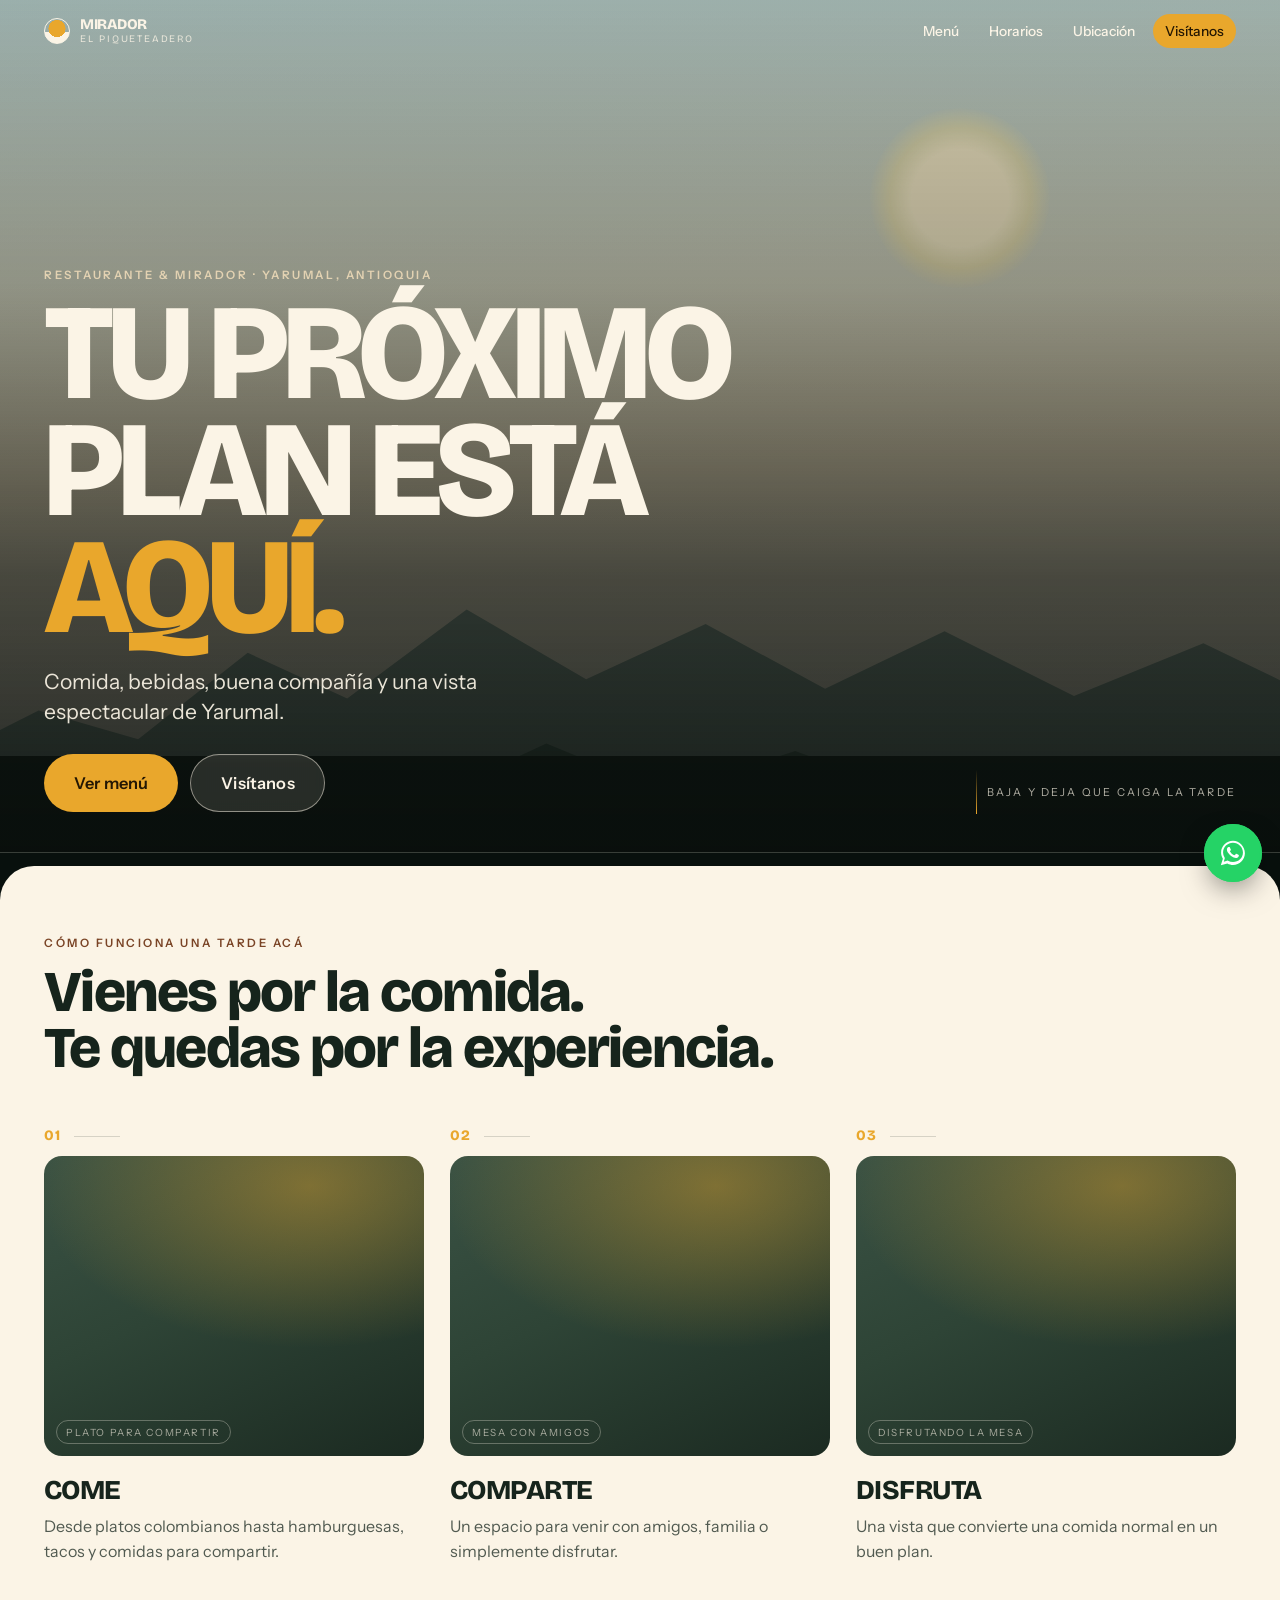
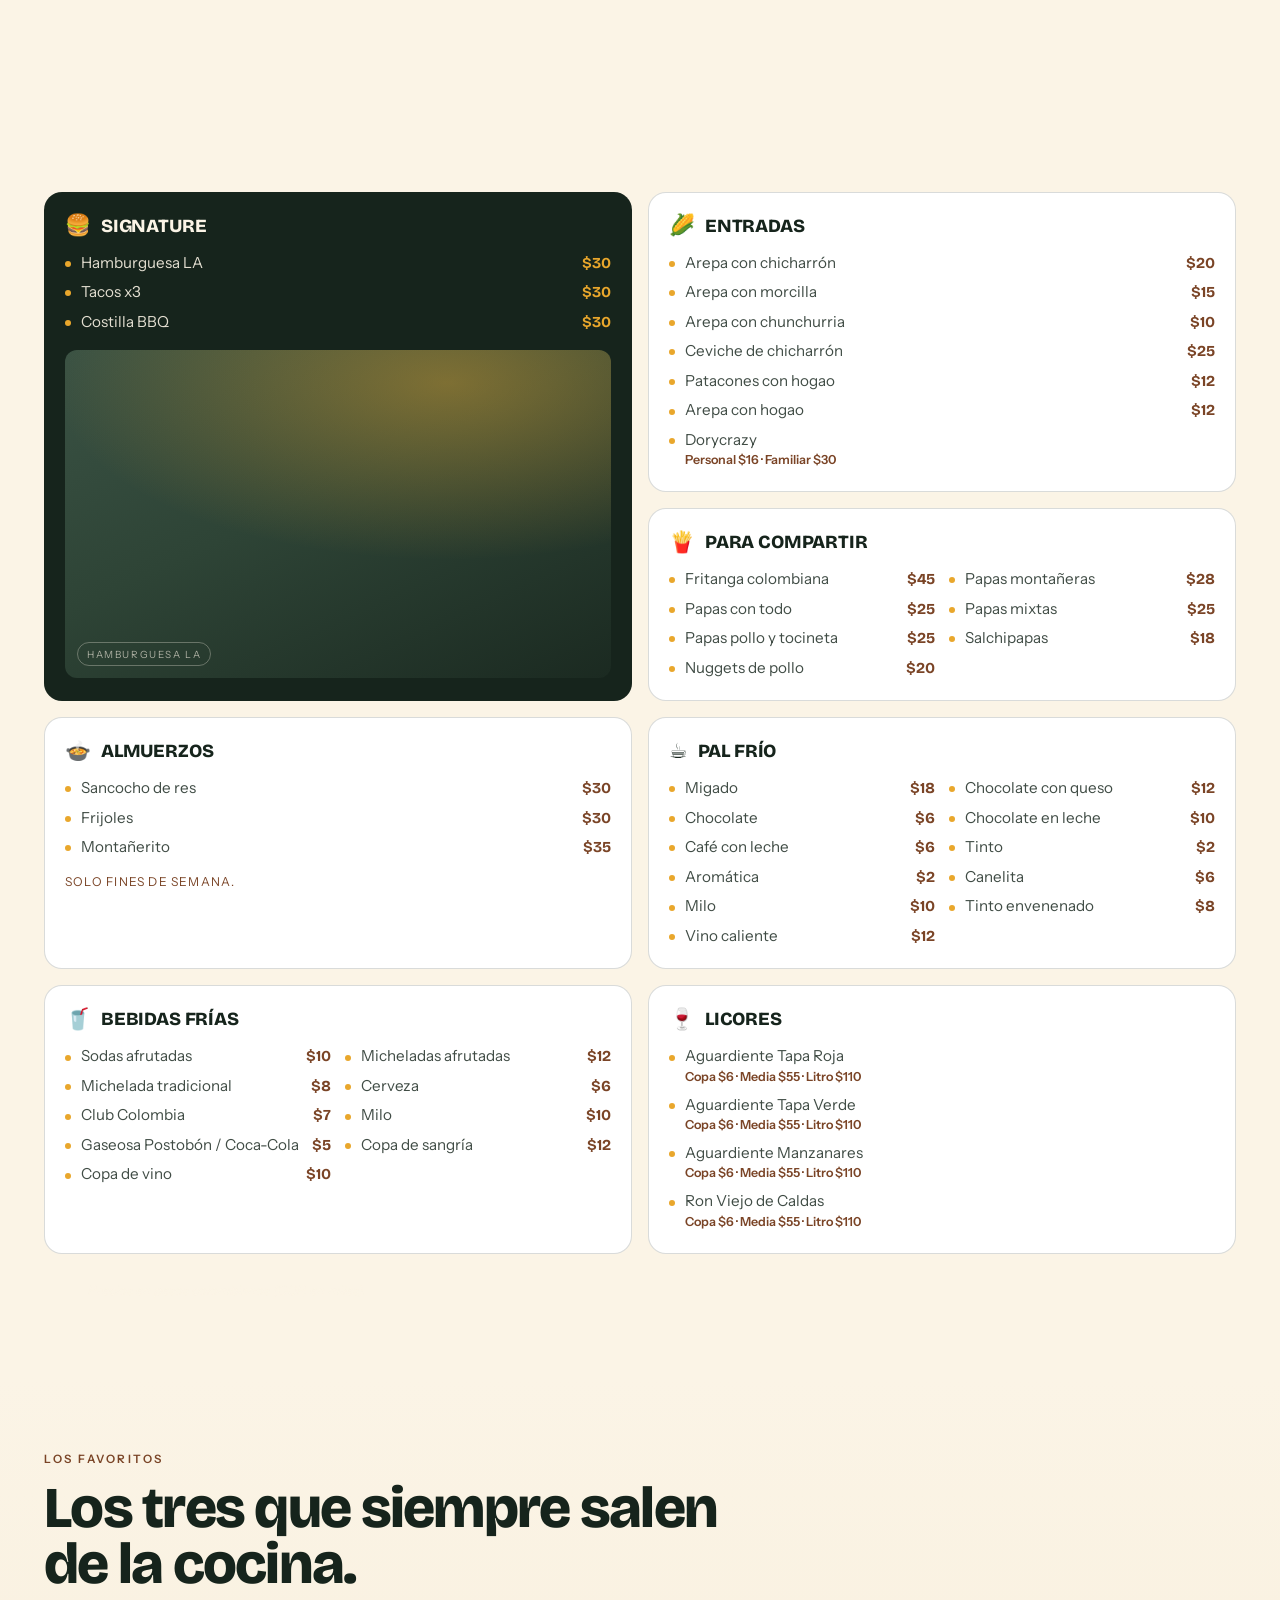
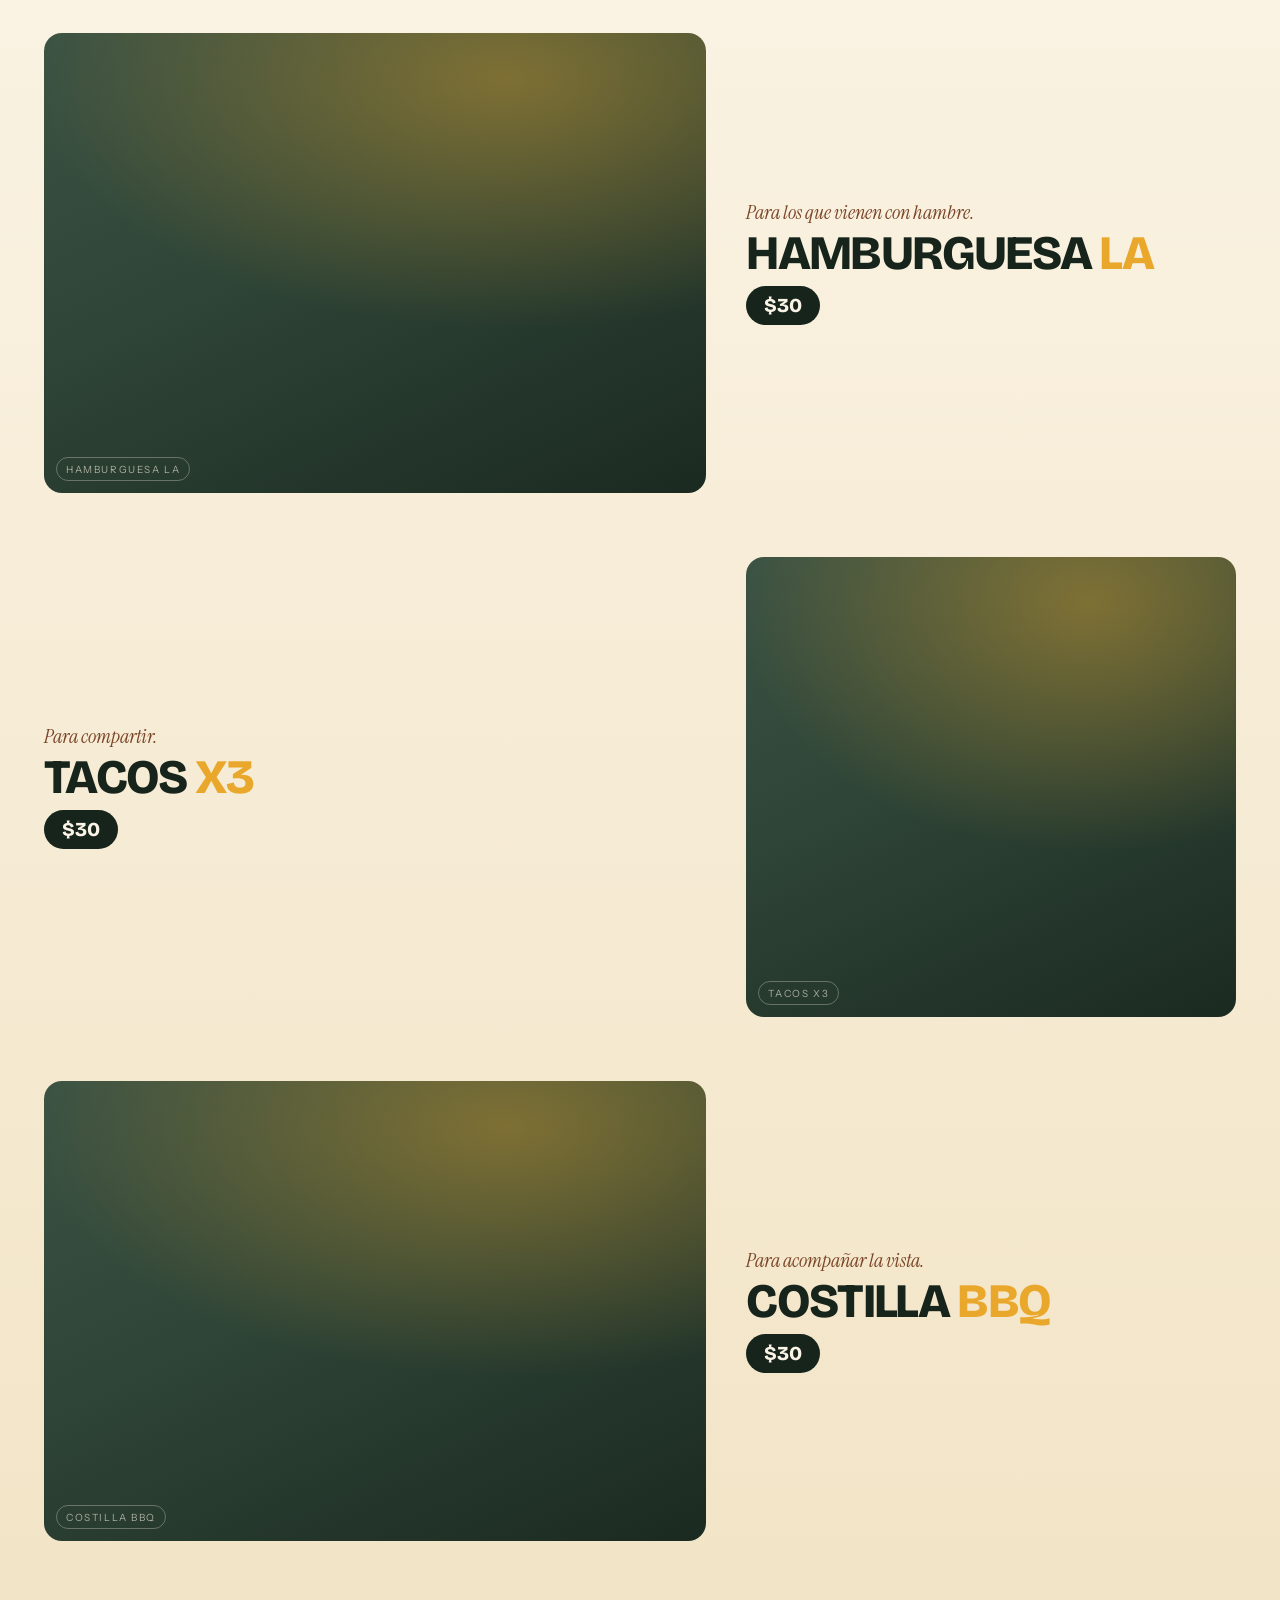
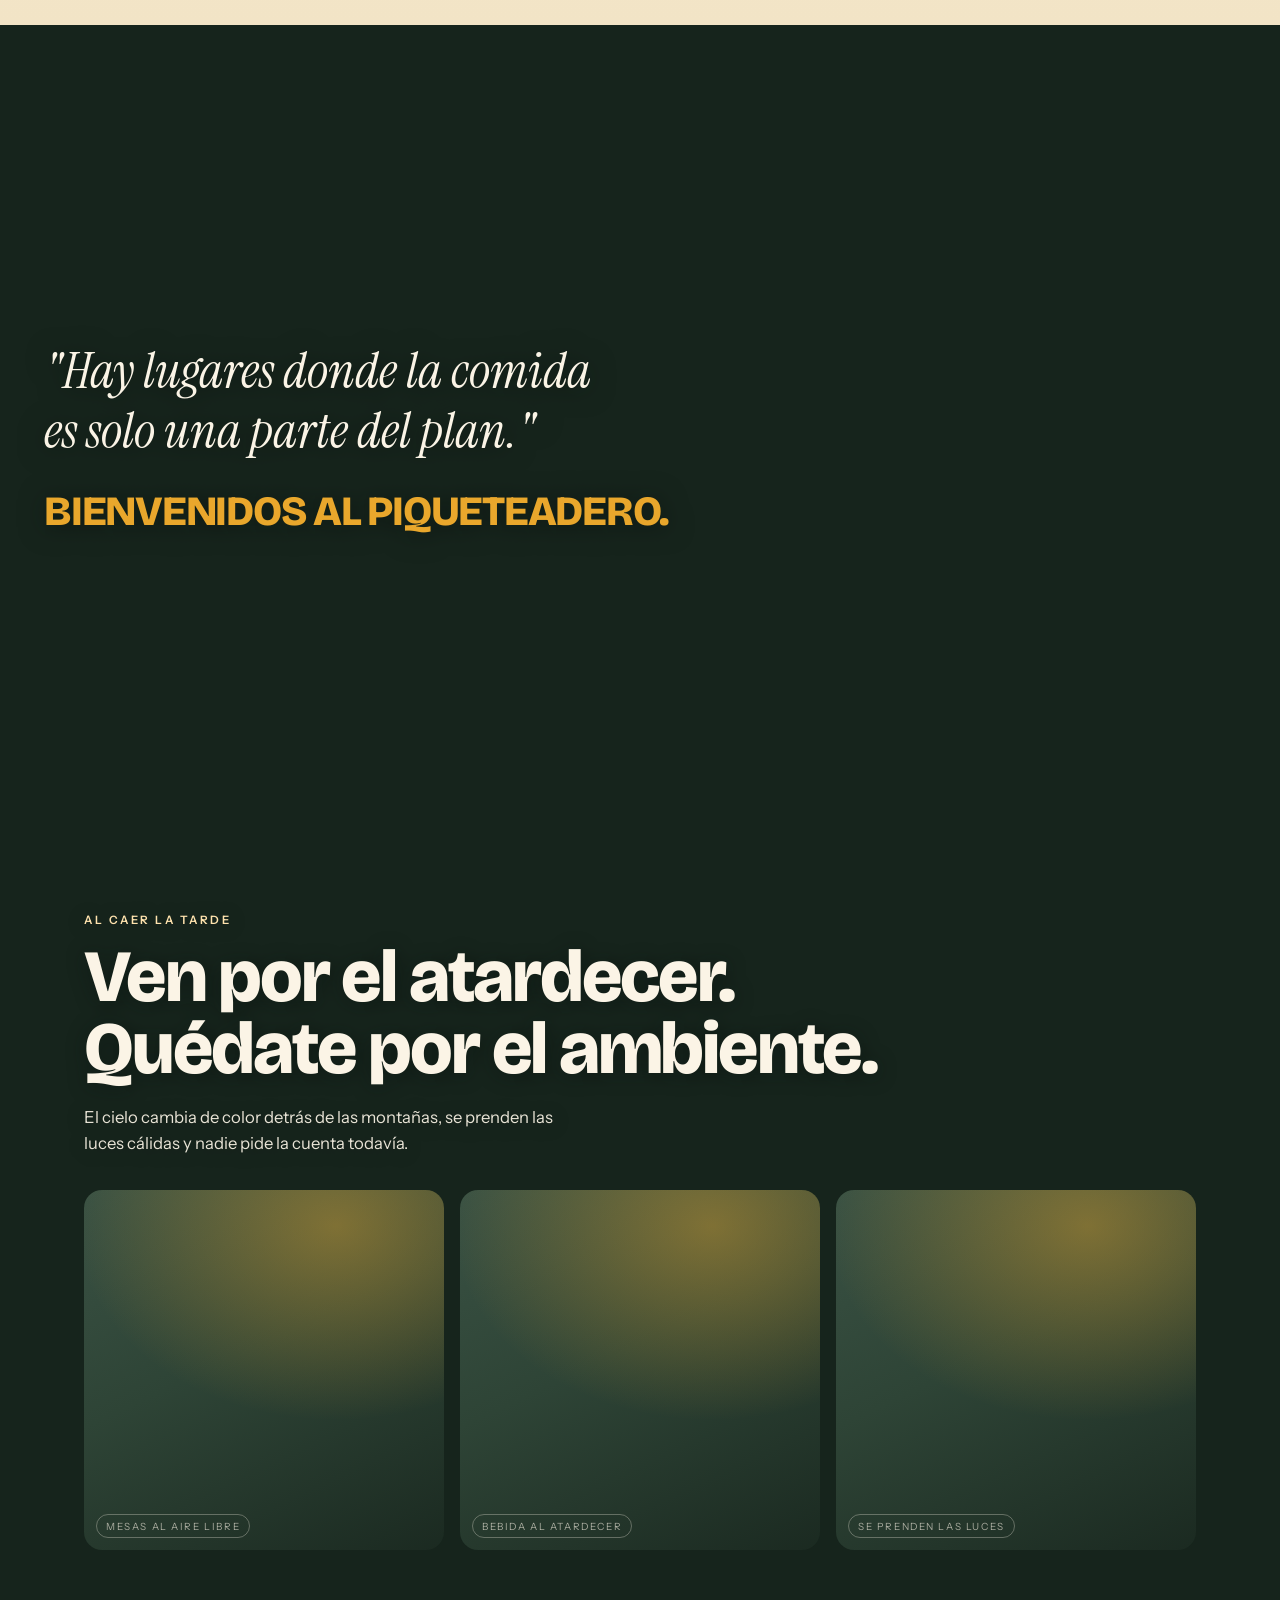
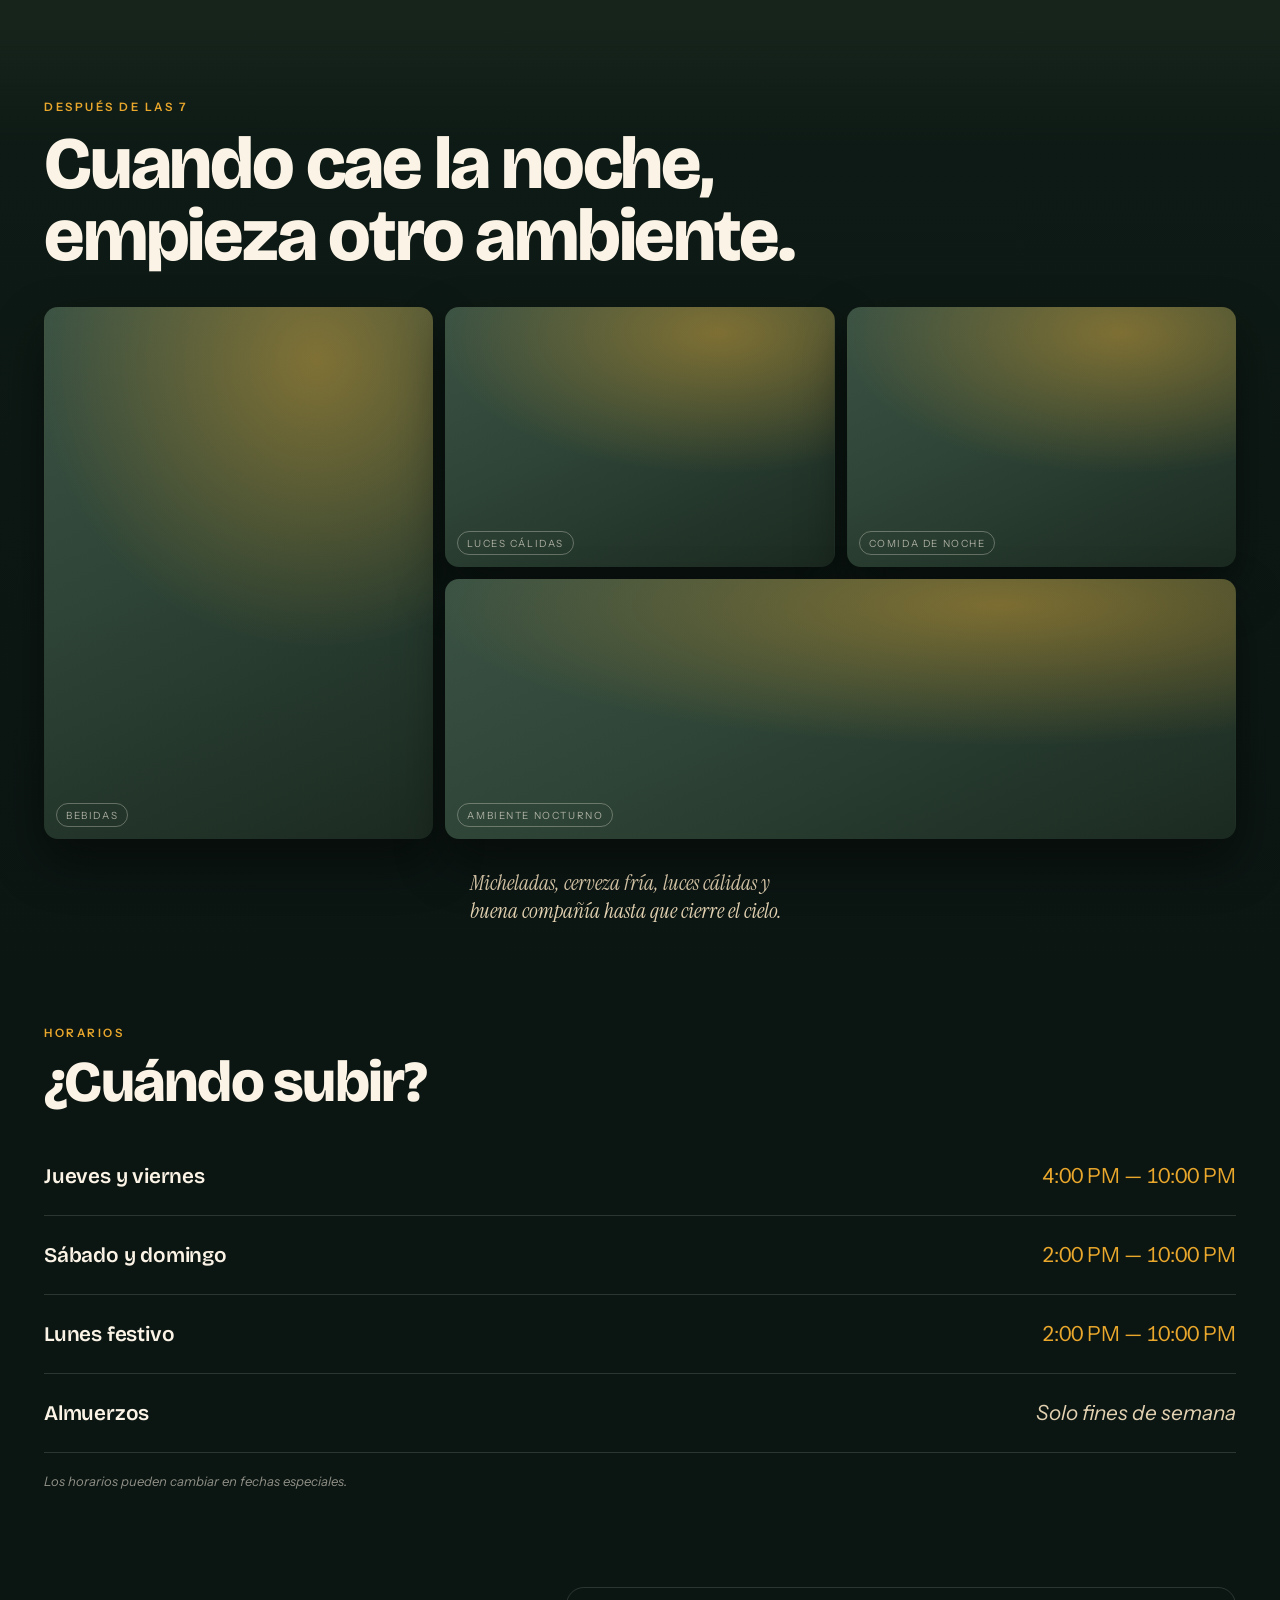
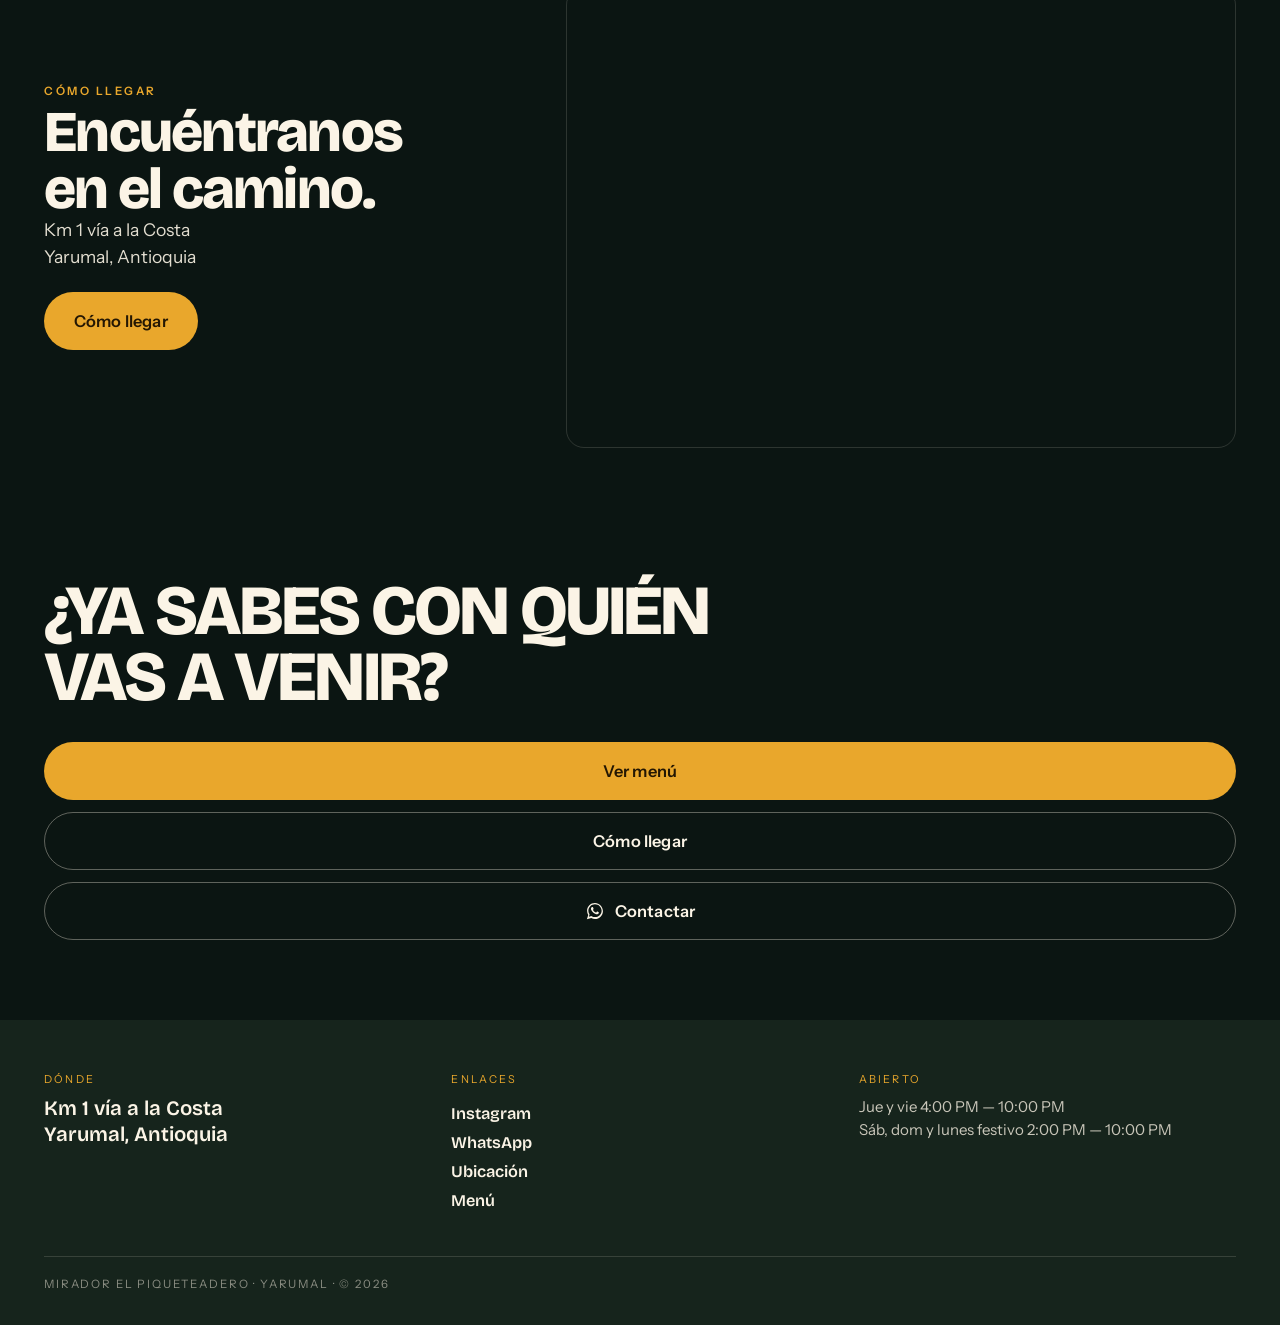
<file: Demo2/index.html>
<!DOCTYPE html>
<html lang="es-CO">
<head>
<meta charset="UTF-8">
<meta name="viewport" content="width=device-width, initial-scale=1">
<title>Mirador El Piqueteadero · Yarumal, Antioquia</title>
<meta name="description" content="Comida, bebidas, buena compañía y una vista espectacular de Yarumal. Comidas rápidas, platos colombianos y almuerzos de fin de semana. Km 1 vía a la Costa.">
<meta name="keywords" content="restaurante en Yarumal, mirador en Yarumal, comidas rápidas Yarumal, restaurantes Yarumal Antioquia, piqueteadero Yarumal">
<meta name="theme-color" content="#16241C">
<link rel="canonical" href="https://miradorelpiqueteadero.com/">

<meta property="og:title" content="Mirador El Piqueteadero">
<meta property="og:description" content="Tu próximo plan está aquí. Km 1 vía a la Costa · Yarumal, Antioquia.">
<meta property="og:type" content="restaurant">
<meta property="og:locale" content="es_CO">

<link rel="icon" href="data:image/svg+xml,%3Csvg xmlns='http://www.w3.org/2000/svg' viewBox='0 0 100 100'%3E%3Crect width='100' height='100' rx='20' fill='%2316241C'/%3E%3Cpath d='M10 68 L32 38 L48 58 L62 34 L90 68 Z' fill='%23E9A72C'/%3E%3C/svg%3E">

<link rel="preconnect" href="https://fonts.googleapis.com">
<link rel="preconnect" href="https://fonts.gstatic.com" crossorigin>
<link href="https://fonts.googleapis.com/css2?family=Bricolage+Grotesque:opsz,wght@12..96,400;12..96,600;12..96,800&family=Instrument+Sans:wght@400;500;600&family=Instrument+Serif:ital@0;1&display=swap" rel="stylesheet">
<link rel="stylesheet" href="css/styles.css">

<script type="application/ld+json">
{
  "@context": "https://schema.org",
  "@type": "Restaurant",
  "name": "Mirador El Piqueteadero",
  "servesCuisine": ["Colombiana", "Comida rápida", "Parrilla"],
  "priceRange": "$$",
  "address": {
    "@type": "PostalAddress",
    "streetAddress": "Km 1 vía a la Costa",
    "addressLocality": "Yarumal",
    "addressRegion": "Antioquia",
    "addressCountry": "CO"
  },
  "geo": {
    "@type": "GeoCoordinates",
    "latitude": 6.9696338,
    "longitude": -75.4274755
  },
  "openingHoursSpecification": [
    { "@type": "OpeningHoursSpecification", "dayOfWeek": ["Thursday","Friday"], "opens": "16:00", "closes": "22:00" },
    { "@type": "OpeningHoursSpecification", "dayOfWeek": ["Saturday","Sunday"], "opens": "14:00", "closes": "22:00" }
  ],
  "sameAs": ["https://www.instagram.com/miradorpiqueteadero01_/"]
}
</script>
</head>

<body data-mood="day">

<a class="skip-link" href="#main">Saltar al contenido</a>

<!-- ============================================================
     CIELO VIVO — se queda fijo detrás de todo y cambia de día
     a atardecer y a noche según el scroll. Es la "firma" del sitio,
     y hace de fotografía panorámica del hero y del mirador.
     ============================================================ -->
<div class="sky" aria-hidden="true">
  <div class="sky__wash"></div>
  <div class="sky__sun"></div>
  <div class="sky__stars"></div>

  <svg class="ridge ridge--far" viewBox="0 0 1440 420" preserveAspectRatio="none">
    <path d="M0,300 L90,262 L190,286 L300,214 L400,252 L520,178 L640,236 L760,190 L880,244 L1000,196 L1130,250 L1260,206 L1360,246 L1440,214 L1440,420 L0,420 Z"/>
  </svg>
  <svg class="ridge ridge--mid" viewBox="0 0 1440 420" preserveAspectRatio="none">
    <path d="M0,336 L120,300 L240,334 L360,272 L470,318 L600,254 L720,306 L850,262 L980,312 L1110,268 L1240,320 L1340,286 L1440,318 L1440,420 L0,420 Z"/>
  </svg>
  <svg class="ridge ridge--near" viewBox="0 0 1440 420" preserveAspectRatio="none">
    <path d="M0,376 L140,352 L260,378 L380,340 L500,372 L620,336 L740,368 L880,338 L1000,374 L1140,344 L1280,378 L1440,352 L1440,420 L0,420 Z"/>
  </svg>

  <div class="sky__valley"></div>
</div>

<!-- ============================================================ -->
<header class="topbar">
  <a class="brand" href="#inicio">
    <span class="brand__mark" aria-hidden="true"></span>
    <span class="brand__text">Mirador<em>El Piqueteadero</em></span>
  </a>

  <nav class="topnav" id="topnav" aria-label="Principal">
    <a href="#menu">Menú</a>
    <a href="#horarios">Horarios</a>
    <a href="#ubicacion">Ubicación</a>
    <a href="#visitanos" class="topnav__cta">Visítanos</a>
  </nav>

  <button class="nav-toggle" id="nav-toggle" aria-expanded="false" aria-controls="topnav" aria-label="Abrir menú">
    <span></span><span></span><span></span>
  </button>
</header>
<div class="nav-scrim" aria-hidden="true"></div>

<main id="main">

  <!-- ===================== HERO ===================== -->
  <section class="hero" id="inicio" data-mood="day">
    <div class="hero__inner">
      <p class="eyebrow reveal">Restaurante &amp; mirador · Yarumal, Antioquia</p>
      <h1 class="hero__title reveal">Tu próximo<br>plan está<br><span>aquí.</span></h1>
      <p class="hero__lede reveal">Comida, bebidas, buena compañía y una vista espectacular de Yarumal.</p>
      <div class="btnrow reveal">
        <a class="btn btn--gold" href="#menu">Ver menú</a>
        <a class="btn btn--ghost" href="#visitanos">Visítanos</a>
      </div>
    </div>

    <div class="hero__foot">
      <span class="pin" aria-hidden="true"></span>
      Km 1 vía a la Costa · Yarumal, Antioquia
    </div>

    <div class="scrollhint" aria-hidden="true"><span></span>Baja y deja que caiga la tarde</div>
  </section>

  <!-- ===================== COME / COMPARTE / DISFRUTA ===================== -->
  <section class="steps" data-mood="day">
    <div class="steps__head reveal">
      <p class="eyebrow">Cómo funciona una tarde acá</p>
      <h2 class="h2">Vienes por la comida.<br>Te quedas por la experiencia.</h2>
    </div>

    <ol class="steps__list">
      <li class="step reveal">
        <span class="step__num">01</span>
        <div class="step__photo photo" role="img" aria-label="Plato para compartir con salsas y guarniciones" style="--src:url('https://images.unsplash.com/photo-1600891964599-f61ba0e24092?auto=format&amp;fit=crop&amp;w=1600&amp;q=75')" data-photo="Plato para compartir"></div>
        <h3 class="step__title">Come</h3>
        <p>Desde platos colombianos hasta hamburguesas, tacos y comidas para compartir.</p>
      </li>
      <li class="step reveal">
        <span class="step__num">02</span>
        <div class="step__photo photo" role="img" aria-label="Amigos compartiendo una mesa llena de comida" style="--src:url('https://images.unsplash.com/photo-1592861956120-e524fc739696?auto=format&amp;fit=crop&amp;w=1600&amp;q=75')" data-photo="Mesa con amigos"></div>
        <h3 class="step__title">Comparte</h3>
        <p>Un espacio para venir con amigos, familia o simplemente disfrutar.</p>
      </li>
      <li class="step reveal">
        <span class="step__num">03</span>
        <div class="step__photo photo" role="img" aria-label="Persona disfrutando de una comida en un ambiente cálido" style="--src:url('https://images.unsplash.com/photo-1533777857889-4be7c70b33f7?auto=format&amp;fit=crop&amp;w=1600&amp;q=75')" data-photo="Disfrutando la mesa"></div>
        <h3 class="step__title">Disfruta</h3>
        <p>Una vista que convierte una comida normal en un buen plan.</p>
      </li>
    </ol>
  </section>

  <!-- ===================== MENÚ ===================== -->
  <section class="menu" id="menu" data-mood="day">
    <div class="menu__head reveal">
      <p class="eyebrow">Carta</p>
      <h2 class="h2 h2--big">¿Qué se te antoja?</h2>
    </div>

    <div class="menu__grid" id="menu-grid">
      <!-- Signature: tarjeta destacada fija -->
      <article class="card reveal card--wide">
        <header class="card__top">
          <span class="card__icon" aria-hidden="true">🍔</span>
          <h3>Signature</h3>
        </header>
        <ul class="card__list">
          <li><span class="li__name">Hamburguesa LA</span><b>$30</b></li>
          <li><span class="li__name">Tacos x3</span><b>$30</b></li>
          <li><span class="li__name">Costilla BBQ</span><b>$30</b></li>
        </ul>
        <div class="card__photo photo" role="img" aria-label="Hamburguesa LA de Mirador El Piqueteadero" style="--src:url('https://images.unsplash.com/photo-1568901346375-23c9450c58cd?auto=format&amp;fit=crop&amp;w=1600&amp;q=75')" data-photo="Hamburguesa LA"></div>
      </article>

      <!-- El resto de categorías se agrega aquí por js/script.js desde js/menu-data.js -->
    </div>

    <p class="hours__fine" style="max-width:var(--maxw);margin:28px auto 0;padding:0 var(--pad)">Precios en pesos colombianos (COP, en miles).</p>
  </section>

  <!-- ===================== FAVORITOS ===================== -->
  <section class="favs" data-mood="golden">
    <div class="favs__head reveal">
      <p class="eyebrow">Los favoritos</p>
      <h2 class="h2">Los tres que siempre salen<br>de la cocina.</h2>
    </div>

    <article class="fav reveal">
      <div class="fav__photo photo" role="img" aria-label="Hamburguesa LA" style="--src:url('https://images.unsplash.com/photo-1568901346375-23c9450c58cd?auto=format&amp;fit=crop&amp;w=1600&amp;q=75')" data-photo="Hamburguesa LA"></div>
      <div class="fav__body">
        <p class="fav__line">Para los que vienen con hambre.</p>
        <h3 class="fav__name">Hamburguesa <span>LA</span></h3>
        <p class="fav__price">$30</p>
      </div>
    </article>

    <article class="fav fav--flip reveal">
      <div class="fav__photo photo" role="img" aria-label="Tacos x3" style="--src:url('https://images.unsplash.com/photo-1552332386-f8dd00dc2f85?auto=format&amp;fit=crop&amp;w=1600&amp;q=75')" data-photo="Tacos x3"></div>
      <div class="fav__body">
        <p class="fav__line">Para compartir.</p>
        <h3 class="fav__name">Tacos <span>x3</span></h3>
        <p class="fav__price">$30</p>
      </div>
    </article>

    <article class="fav reveal">
      <div class="fav__photo photo" role="img" aria-label="Costilla en salsa BBQ" style="--src:url('https://images.unsplash.com/photo-1544025162-d76694265947?auto=format&amp;fit=crop&amp;w=1600&amp;q=75')" data-photo="Costilla BBQ"></div>
      <div class="fav__body">
        <p class="fav__line">Para acompañar la vista.</p>
        <h3 class="fav__name">Costilla <span>BBQ</span></h3>
        <p class="fav__price">$30</p>
      </div>
    </article>
  </section>

  <!-- ===================== MIRADOR ===================== -->
  <section class="mirador" data-mood="golden">
    <div class="mirador__inner reveal">
      <p class="serifline">"Hay lugares donde la comida<br>es solo una parte del plan."</p>
      <p class="mirador__welcome">Bienvenidos al Piqueteadero.</p>
    </div>
  </section>

  <!-- ===================== ATARDECER ===================== -->
  <section class="sunset" data-mood="golden">
    <div class="sunset__head reveal">
      <p class="eyebrow">Al caer la tarde</p>
      <h2 class="h2 h2--big">Ven por el atardecer.<br>Quédate por el ambiente.</h2>
      <p class="sunset__text">El cielo cambia de color detrás de las montañas, se prenden las luces cálidas y nadie pide la cuenta todavía.</p>
    </div>

    <div class="strip">
      <div class="strip__item photo" role="img" aria-label="Mesa de madera al aire libre con platos para compartir" style="--src:url('https://images.unsplash.com/photo-1530062845289-9109b2c9c868?auto=format&amp;fit=crop&amp;w=1600&amp;q=75')" data-photo="Mesas al aire libre"></div>
      <div class="strip__item photo" role="img" aria-label="Bebida servida con luz dorada de atardecer" style="--src:url('https://images.unsplash.com/photo-1470337458703-46ad1756a187?auto=format&amp;fit=crop&amp;w=1600&amp;q=75')" data-photo="Bebida al atardecer"></div>
      <div class="strip__item photo" role="img" aria-label="Mesa comunal iluminada con luces cálidas al caer la noche" style="--src:url('https://images.unsplash.com/photo-1528605248644-14dd04022da1?auto=format&amp;fit=crop&amp;w=1600&amp;q=75')" data-photo="Se prenden las luces"></div>
    </div>
  </section>

  <!-- ===================== NOCHE ===================== -->
  <section class="night" data-mood="night">
    <div class="night__head reveal">
      <p class="eyebrow eyebrow--gold">Después de las 7</p>
      <h2 class="h2 h2--big">Cuando cae la noche,<br>empieza otro ambiente.</h2>
    </div>

    <div class="night__grid">
      <div class="night__tile night__tile--tall photo" role="img" aria-label="Cerveza bien fría" style="--src:url('https://images.unsplash.com/photo-1608270586620-248524c67de9?auto=format&amp;fit=crop&amp;w=1600&amp;q=75')" data-photo="Bebidas"></div>
      <div class="night__tile photo" role="img" aria-label="Luces cálidas de un bar de noche" style="--src:url('https://images.unsplash.com/photo-1543007630-9710e4a00a20?auto=format&amp;fit=crop&amp;w=1600&amp;q=75')" data-photo="Luces cálidas"></div>
      <div class="night__tile photo" role="img" aria-label="Tacos servidos para compartir de noche" style="--src:url('https://images.unsplash.com/photo-1613514785940-daed07799d9b?auto=format&amp;fit=crop&amp;w=1600&amp;q=75')" data-photo="Comida de noche"></div>
      <div class="night__tile night__tile--wide photo" role="img" aria-label="Grupo de amigos reunidos de noche alrededor de una fogata" style="--src:url('https://images.unsplash.com/photo-1478131143081-80f7f84ca84d?auto=format&amp;fit=crop&amp;w=1600&amp;q=75')" data-photo="Ambiente nocturno"></div>
    </div>

    <p class="night__line reveal">Micheladas, cerveza fría, luces cálidas y buena compañía hasta que cierre el cielo.</p>
  </section>

  <!-- ===================== HORARIOS ===================== -->
  <section class="hours" id="horarios" data-mood="night">
    <div class="hours__head reveal">
      <p class="eyebrow eyebrow--gold">Horarios</p>
      <h2 class="h2">¿Cuándo subir?</h2>
    </div>

    <dl class="hours__list reveal">
      <div class="hours__row">
        <dt>Jueves y viernes</dt>
        <dd>4:00 PM — 10:00 PM</dd>
      </div>
      <div class="hours__row">
        <dt>Sábado y domingo</dt>
        <dd>2:00 PM — 10:00 PM</dd>
      </div>
      <div class="hours__row">
        <dt>Lunes festivo</dt>
        <dd>2:00 PM — 10:00 PM</dd>
      </div>
      <div class="hours__row hours__row--note">
        <dt>Almuerzos</dt>
        <dd>Solo fines de semana</dd>
      </div>
    </dl>
    <p class="hours__fine reveal">Los horarios pueden cambiar en fechas especiales.</p>
  </section>

  <!-- ===================== UBICACIÓN ===================== -->
  <section class="place" id="ubicacion" data-mood="night">
    <div class="place__grid">
      <div class="reveal">
        <p class="eyebrow eyebrow--gold place__head">Cómo llegar</p>
        <h2 class="h2">Encuéntranos<br>en el camino.</h2>
        <p class="place__addr">Km 1 vía a la Costa<br>Yarumal, Antioquia</p>
        <a class="btn btn--gold" href="https://www.google.com/maps/dir/?api=1&amp;destination=6.9696338,-75.4274755" target="_blank" rel="noopener">Cómo llegar</a>
      </div>
      <div class="map-frame reveal">
        <iframe
          title="Ubicación de Mirador El Piqueteadero"
          src="https://www.google.com/maps?q=6.9696338,-75.4274755&amp;z=17&amp;output=embed"
          loading="lazy"
          referrerpolicy="no-referrer-when-downgrade">
        </iframe>
      </div>
    </div>
  </section>

  <!-- ===================== CTA FINAL ===================== -->
  <section class="cta" id="visitanos" data-mood="night">
    <div class="cta__inner reveal">
      <h2 class="cta__title">¿Ya sabes con quién<br>vas a venir?</h2>
      <div class="btnrow btnrow--stack">
        <a class="btn btn--gold" href="#menu">Ver menú</a>
        <a class="btn btn--outline" href="https://www.google.com/maps/dir/?api=1&amp;destination=6.9696338,-75.4274755" target="_blank" rel="noopener">Cómo llegar</a>
        <a id="btn-whatsapp" class="btn btn--outline" href="https://wa.me/" target="_blank" rel="noopener">
          <svg viewBox="0 0 32 32" aria-hidden="true"><path d="M16 3C9 3 3.3 8.6 3.3 15.5c0 2.4.7 4.7 1.9 6.7L3 29l7-1.8c1.9 1 4 1.6 6 1.6 7 0 12.7-5.6 12.7-12.5S23 3 16 3zm0 22.7c-1.9 0-3.7-.5-5.3-1.4l-.4-.2-4.1 1.1 1.1-4-.3-.4a10.1 10.1 0 0 1-1.6-5.4C5.4 9.7 10.1 5 16 5s10.6 4.7 10.6 10.5S21.9 25.7 16 25.7zm5.8-7.9c-.3-.2-1.9-.9-2.2-1s-.5-.2-.7.2-.8 1-1 1.2-.4.2-.7.1a8.7 8.7 0 0 1-2.6-1.6 9.7 9.7 0 0 1-1.8-2.2c-.2-.3 0-.5.1-.6l.5-.6.3-.5a.5.5 0 0 0 0-.5c-.1-.2-.7-1.7-1-2.3s-.5-.5-.7-.5h-.6a1.2 1.2 0 0 0-.8.4 3.5 3.5 0 0 0-1.1 2.6c0 1.5 1.1 3 1.3 3.2s2.2 3.4 5.3 4.7a17.6 17.6 0 0 0 1.8.7 4.3 4.3 0 0 0 2 .1 3.2 3.2 0 0 0 2.1-1.5 2.6 2.6 0 0 0 .2-1.5c-.1-.1-.3-.2-.6-.4z"/></svg>
          Contactar
        </a>
      </div>
    </div>
  </section>

</main>

<footer class="foot" data-mood="night">
  <div class="foot__grid">
    <div>
      <p class="foot__label">Dónde</p>
      <p class="foot__big">Km 1 vía a la Costa<br>Yarumal, Antioquia</p>
    </div>
    <div class="foot__links">
      <p class="foot__label">Enlaces</p>
      <a href="https://www.instagram.com/miradorpiqueteadero01_/" target="_blank" rel="noopener">Instagram</a>
      <a id="foot-whatsapp" href="https://wa.me/" target="_blank" rel="noopener">WhatsApp</a>
      <a href="#ubicacion">Ubicación</a>
      <a href="#menu">Menú</a>
    </div>
    <div>
      <p class="foot__label">Abierto</p>
      <p class="foot__small">Jue y vie 4:00 PM — 10:00 PM<br>Sáb, dom y lunes festivo 2:00 PM — 10:00 PM</p>
    </div>
  </div>
  <p class="foot__sign">Mirador El Piqueteadero · Yarumal · © <span id="year"></span></p>
</footer>

<!-- WhatsApp flotante -->
<a id="whatsapp-float" class="wa-float" href="https://wa.me/" target="_blank" rel="noopener" aria-label="Escríbenos por WhatsApp">
  <svg viewBox="0 0 32 32" aria-hidden="true"><path d="M16 3C9 3 3.3 8.6 3.3 15.5c0 2.4.7 4.7 1.9 6.7L3 29l7-1.8c1.9 1 4 1.6 6 1.6 7 0 12.7-5.6 12.7-12.5S23 3 16 3zm0 22.7c-1.9 0-3.7-.5-5.3-1.4l-.4-.2-4.1 1.1 1.1-4-.3-.4a10.1 10.1 0 0 1-1.6-5.4C5.4 9.7 10.1 5 16 5s10.6 4.7 10.6 10.5S21.9 25.7 16 25.7zm5.8-7.9c-.3-.2-1.9-.9-2.2-1s-.5-.2-.7.2-.8 1-1 1.2-.4.2-.7.1a8.7 8.7 0 0 1-2.6-1.6 9.7 9.7 0 0 1-1.8-2.2c-.2-.3 0-.5.1-.6l.5-.6.3-.5a.5.5 0 0 0 0-.5c-.1-.2-.7-1.7-1-2.3s-.5-.5-.7-.5h-.6a1.2 1.2 0 0 0-.8.4 3.5 3.5 0 0 0-1.1 2.6c0 1.5 1.1 3 1.3 3.2s2.2 3.4 5.3 4.7a17.6 17.6 0 0 0 1.8.7 4.3 4.3 0 0 0 2 .1 3.2 3.2 0 0 0 2.1-1.5 2.6 2.6 0 0 0 .2-1.5c-.1-.1-.3-.2-.6-.4z"/></svg>
  <span class="wa-float__ring" aria-hidden="true"></span>
</a>

<script src="js/menu-data.js"></script>
<script src="js/script.js"></script>
</body>
</html>
</file>
<file: Demo2/css/styles.css>
/* ============================================================
   MIRADOR EL PIQUETEADERO — Yarumal, Antioquia
   ------------------------------------------------------------
   FOTOGRAFÍAS
   Cada bloque de foto usa la variable --src en el HTML:
       <div class="photo" style="--src:url('img/come.jpg')">
   Mientras el archivo no exista (o falle al cargar), se ve un
   degradado con la etiqueta del data-photo. Solo hay que dejar
   las imágenes reales en /img con esos nombres y la página
   queda lista — no hay que tocar CSS ni JS.

   Tamaños sugeridos: panorámicas 2400x1400 · platos 1200x1500
   Formato: .webp o .jpg comprimido (máx ~300 KB c/u).
   ============================================================ */

/* ---------- TOKENS ---------- */
:root{
  --verde-monte:#16241C;
  --verde-hoja:#2E4436;
  --crema:#FBF4E6;
  --beige:#E3D2B2;
  --dorado:#E9A72C;
  --tierra:#7A4426;

  --ink:var(--verde-monte);
  --line:rgba(22,36,28,.16);

  --display:"Bricolage Grotesque",system-ui,sans-serif;
  --body:"Instrument Sans",system-ui,sans-serif;
  --serif:"Instrument Serif",Georgia,serif;

  --pad:22px;
  --maxw:1200px;
  --r:18px;

  /* progreso de scroll 0 → 1, lo actualiza script.js */
  --p:0;

  /* cielo (mood: día) */
  --sky-1:#BBD3D0;
  --sky-2:#EBDCBB;
  --sky-3:#FBF4E6;
  --ridge-far:#8FA292;
  --ridge-mid:#5B7361;
  --ridge-near:#2E4436;
  --valley:#1E2B22;
  --sun-c:#FFF3CE;
  --sun-glow:rgba(255,236,168,.55);
  --sun-y:12vh;
  --stars:0;
}

body[data-mood="golden"]{
  --sky-1:#E9A72C;
  --sky-2:#E8834A;
  --sky-3:#F3D9A6;
  --ridge-far:#B07A45;
  --ridge-mid:#6E4A2E;
  --ridge-near:#301F16;
  --valley:#1B120D;
  --sun-c:#FFD37A;
  --sun-glow:rgba(255,158,60,.65);
  --sun-y:52vh;
  --stars:0;
}

body[data-mood="night"]{
  --sky-1:#0B1512;
  --sky-2:#16241C;
  --sky-3:#1F2E27;
  --ridge-far:#16221C;
  --ridge-mid:#101A15;
  --ridge-near:#0A110E;
  --valley:#070C0A;
  --sun-c:#E9A72C;
  --sun-glow:rgba(233,167,44,.28);
  --sun-y:96vh;
  --stars:1;
}

*,*::before,*::after{box-sizing:border-box}
html{scroll-behavior:smooth}

body{
  margin:0;
  font-family:var(--body);
  color:var(--ink);
  background:var(--verde-monte);
  -webkit-font-smoothing:antialiased;
  overflow-x:hidden;
}
body.nav-open{overflow:hidden}

img{max-width:100%;display:block}
a{color:inherit}

.skip-link{
  position:absolute;left:-999px;top:0;z-index:999;
  background:var(--dorado);color:#241703;
  padding:12px 18px;font-weight:600;border-radius:0 0 8px 0;
}
.skip-link:focus{left:0}

/* ============================================================
   CIELO VIVO (firma del sitio)
   ============================================================ */
.sky{
  position:fixed;
  inset:0;
  z-index:0;
  overflow:hidden;
  pointer-events:none;
}
.sky__wash{
  position:absolute;
  inset:0;
  background:linear-gradient(178deg,var(--sky-1) 0%,var(--sky-2) 52%,var(--sky-3) 100%);
  transition:background 1200ms ease;
}
.sky__sun{
  position:absolute;
  right:14vw;
  top:var(--sun-y);
  width:min(30vw,180px);
  aspect-ratio:1;
  border-radius:50%;
  background:radial-gradient(circle at 50% 50%,var(--sun-c) 38%,var(--sun-glow) 55%,transparent 72%);
  filter:blur(.4px);
  transition:top 1200ms cubic-bezier(.4,0,.2,1),background 1200ms ease;
}
.sky__stars{
  position:absolute;
  inset:0 0 30% 0;
  opacity:var(--stars);
  transition:opacity 1400ms ease;
  background-image:
    radial-gradient(1.4px 1.4px at 12% 22%,#FBF4E6,transparent),
    radial-gradient(1.2px 1.2px at 28% 12%,#E3D2B2,transparent),
    radial-gradient(1.6px 1.6px at 44% 30%,#FBF4E6,transparent),
    radial-gradient(1.1px 1.1px at 61% 16%,#E3D2B2,transparent),
    radial-gradient(1.5px 1.5px at 74% 34%,#FBF4E6,transparent),
    radial-gradient(1.2px 1.2px at 88% 20%,#E9A72C,transparent),
    radial-gradient(1.1px 1.1px at 18% 44%,#FBF4E6,transparent),
    radial-gradient(1.3px 1.3px at 55% 48%,#E3D2B2,transparent),
    radial-gradient(1.2px 1.2px at 92% 44%,#FBF4E6,transparent);
}

.ridge{
  position:absolute;
  left:-4%;
  width:112%;
  bottom:0;
  display:block;
}
.ridge path{transition:fill 1200ms ease}
.ridge--far{
  height:56vh;
  transform:translateY(calc(var(--p) * -26px));
}
.ridge--far path{fill:var(--ridge-far)}
.ridge--mid{
  height:44vh;
  transform:translateY(calc(var(--p) * -52px));
}
.ridge--mid path{fill:var(--ridge-mid)}
.ridge--near{
  height:34vh;
  transform:translateY(calc(var(--p) * -84px));
}
.ridge--near path{fill:var(--ridge-near)}

.sky__valley{
  position:absolute;
  left:0;right:0;bottom:0;
  height:16vh;
  background:var(--valley);
  transition:background 1200ms ease;
}

/* ============================================================
   ELEMENTOS BASE
   ============================================================ */
main{position:relative;z-index:1}

.eyebrow{
  font-size:.72rem;
  letter-spacing:.22em;
  text-transform:uppercase;
  font-weight:600;
  margin:0 0 14px;
  color:var(--tierra);
}
.eyebrow--gold{color:var(--dorado)}

.h2{
  font-family:var(--display);
  font-weight:800;
  font-size:clamp(2rem,8.2vw,3.6rem);
  line-height:.98;
  letter-spacing:-.03em;
  margin:0;
}
.h2--big{font-size:clamp(2.4rem,10vw,4.6rem)}

.serifline{
  font-family:var(--serif);
  font-style:italic;
  font-size:clamp(1.7rem,6.6vw,3.2rem);
  line-height:1.16;
  margin:0;
}

/* --- botones --- */
.btnrow{display:flex;flex-wrap:wrap;gap:12px}
.btnrow--stack{flex-direction:column}
.btn{
  display:inline-flex;
  align-items:center;
  justify-content:center;
  gap:10px;
  min-height:58px;
  padding:0 30px;
  border-radius:999px;
  font-family:var(--body);
  font-weight:600;
  font-size:1.02rem;
  letter-spacing:.01em;
  text-decoration:none;
  transition:transform .25s ease,background .25s ease,color .25s ease,border-color .25s ease;
}
.btn svg{width:20px;height:20px;fill:currentColor;flex:none}
.btn:hover{transform:translateY(-2px)}
.btn--gold{background:var(--dorado);color:#241703}
.btn--gold:hover{background:#F6BB4B}
.btn--ghost{
  background:rgba(251,244,230,.12);
  color:var(--crema);
  border:1.5px solid rgba(251,244,230,.5);
  backdrop-filter:blur(6px);
}
.btn--ghost:hover{background:rgba(251,244,230,.22)}
.btn--outline{
  background:transparent;
  color:var(--crema);
  border:1.5px solid rgba(251,244,230,.35);
}
.btn--outline:hover{border-color:var(--dorado);color:var(--dorado)}

:focus-visible{
  outline:3px solid var(--dorado);
  outline-offset:3px;
  border-radius:6px;
}

/* --- marcos de foto --- */
.photo{
  background-color:var(--verde-hoja);
  background-image:var(--src);
  background-size:cover;
  background-position:center;
  position:relative;
}
.photo--empty{
  background-image:
    radial-gradient(120% 90% at 70% 10%,rgba(233,167,44,.42),transparent 60%),
    linear-gradient(155deg,#3A5244 0%,#2E4436 45%,#1B2A21 100%);
}
.photo--empty::after{
  content:attr(data-photo);
  position:absolute;
  left:12px;bottom:12px;
  font-size:.62rem;
  letter-spacing:.16em;
  text-transform:uppercase;
  color:rgba(251,244,230,.62);
  border:1px solid rgba(251,244,230,.3);
  padding:5px 9px;
  border-radius:99px;
}

/* --- reveal on scroll --- */
.reveal{
  opacity:0;
  transform:translateY(28px);
  transition:opacity .9s cubic-bezier(.16,1,.3,1),transform .9s cubic-bezier(.16,1,.3,1);
}
.reveal.is-in{opacity:1;transform:none}

/* ============================================================
   TOPBAR
   ============================================================ */
.topbar{
  position:fixed;
  top:0;left:0;right:0;
  z-index:40;
  display:flex;
  align-items:center;
  justify-content:space-between;
  gap:16px;
  padding:14px var(--pad);
  transition:background .4s ease,backdrop-filter .4s ease,padding .4s ease;
}
.topbar.is-stuck{
  background:rgba(22,36,28,.72);
  backdrop-filter:blur(14px);
  padding-top:10px;padding-bottom:10px;
}
.brand{
  display:flex;align-items:center;gap:10px;
  text-decoration:none;color:var(--crema);
  position:relative;z-index:41;
}
.brand__mark{
  width:26px;height:26px;border-radius:50%;
  background:radial-gradient(circle at 50% 40%,var(--dorado) 45%,transparent 46%),
             linear-gradient(180deg,transparent 55%,var(--crema) 56%);
  border:1.5px solid var(--crema);
  flex:none;
}
.brand__text{
  display:flex;flex-direction:column;line-height:1;
  font-family:var(--display);font-weight:800;
  font-size:.92rem;letter-spacing:-.02em;text-transform:uppercase;
}
.brand__text em{
  font-style:normal;font-weight:400;
  font-size:.62rem;letter-spacing:.18em;
  opacity:.8;margin-top:3px;
}

/* --- nav: botón hamburguesa (móvil) --- */
.nav-toggle{
  display:flex;flex-direction:column;justify-content:center;gap:5px;
  width:42px;height:42px;padding:0;margin:0;
  background:transparent;border:none;cursor:pointer;
  position:relative;z-index:41;
}
.nav-toggle span{
  display:block;height:2px;width:22px;margin:0 auto;
  background:var(--crema);border-radius:2px;
  transition:transform .3s ease,opacity .3s ease;
}
.nav-toggle[aria-expanded="true"] span:nth-child(1){transform:translateY(7px) rotate(45deg)}
.nav-toggle[aria-expanded="true"] span:nth-child(2){opacity:0}
.nav-toggle[aria-expanded="true"] span:nth-child(3){transform:translateY(-7px) rotate(-45deg)}

.topnav{display:flex;align-items:center;gap:6px}
.topnav a{
  color:var(--crema);
  text-decoration:none;
  font-size:.86rem;
  font-weight:500;
  padding:9px 12px;
  border-radius:99px;
}
.topnav a:not(.topnav__cta){display:none}
.topnav__cta{
  background:var(--dorado);
  color:#241703 !important;
  font-weight:600;
}

/* --- nav: panel móvil deslizable --- */
@media (max-width:719px){
  .topnav{
    position:fixed;
    inset:0 0 0 auto;
    width:min(82vw,340px);
    height:100vh;
    height:100svh;
    z-index:39;
    flex-direction:column;
    align-items:flex-start;
    justify-content:center;
    gap:8px;
    padding:32px var(--pad);
    background:rgba(11,21,18,.97);
    backdrop-filter:blur(18px);
    transform:translateX(100%);
    transition:transform .4s cubic-bezier(.4,0,.2,1);
  }
  .topnav.is-open{transform:translateX(0)}
  .topnav a:not(.topnav__cta){
    display:block;
    width:100%;
    font-family:var(--display);
    font-weight:700;
    font-size:1.4rem;
    text-transform:uppercase;
    padding:12px 0;
    border-radius:0;
  }
  .topnav__cta{margin-top:14px;align-self:flex-start}
  .nav-scrim{
    position:fixed;inset:0;z-index:38;
    background:rgba(7,12,10,.5);
    opacity:0;pointer-events:none;
    transition:opacity .3s ease;
  }
  body.nav-open .nav-scrim{opacity:1;pointer-events:auto}
}

/* ============================================================
   HERO
   ============================================================ */
.hero{
  position:relative;
  min-height:100svh;
  display:flex;
  flex-direction:column;
  justify-content:flex-end;
  padding:120px var(--pad) 0;
  color:var(--crema);
  overflow:hidden;
}
.hero::after{
  content:"";
  position:absolute;inset:0;z-index:-1;
  background:linear-gradient(180deg,rgba(7,12,10,.18) 0%,rgba(7,12,10,.34) 32%,rgba(7,12,10,.72) 64%,rgba(7,12,10,.92) 100%);
}
.hero__inner{
  max-width:var(--maxw);
  width:100%;
  margin:0 auto;
  padding-bottom:26px;
}
.hero .eyebrow{color:var(--beige)}
.hero__title{
  font-family:var(--display);
  font-weight:800;
  font-size:clamp(3.2rem,17vw,8.5rem);
  line-height:.86;
  letter-spacing:-.045em;
  text-transform:uppercase;
  margin:0 0 20px;
  text-wrap:balance;
}
.hero__title span{
  color:var(--dorado);
  display:inline-block;
}
.hero__lede{
  font-size:clamp(1.02rem,4vw,1.32rem);
  line-height:1.45;
  max-width:32ch;
  margin:0 0 26px;
  color:rgba(251,244,230,.92);
}
.hero__foot{
  position:relative;
  display:flex;align-items:center;gap:9px;
  padding:16px var(--pad);
  margin:0 calc(var(--pad) * -1);
  border-top:1px solid rgba(251,244,230,.2);
  font-size:.78rem;
  letter-spacing:.12em;
  text-transform:uppercase;
  color:var(--beige);
  background:rgba(11,21,18,.35);
  backdrop-filter:blur(6px);
}
.pin{
  width:7px;height:7px;border-radius:50%;
  background:var(--dorado);
  box-shadow:0 0 0 4px rgba(233,167,44,.25);
  flex:none;
}
.scrollhint{
  display:none;
  position:absolute;
  right:var(--pad);bottom:86px;
  align-items:center;gap:10px;
  font-size:.68rem;letter-spacing:.2em;text-transform:uppercase;
  color:rgba(251,244,230,.7);
}
.scrollhint span{
  width:1px;height:44px;
  background:linear-gradient(180deg,transparent,var(--dorado));
  animation:drop 2.4s ease-in-out infinite;
}
@keyframes drop{0%,100%{opacity:.3;transform:scaleY(.6)}50%{opacity:1;transform:scaleY(1)}}

/* ============================================================
   PASOS 01 / 02 / 03
   ============================================================ */
.steps{
  background:var(--crema);
  padding:70px var(--pad) 74px;
  border-radius:34px 34px 0 0;
  margin-top:-34px;
  position:relative;
}
.steps__head{max-width:var(--maxw);margin:0 auto 42px}
.steps__list{
  list-style:none;
  margin:0 auto;
  padding:0;
  max-width:var(--maxw);
  display:grid;
  gap:44px;
}
.step{position:relative;padding-top:8px}
.step__num{
  font-family:var(--display);
  font-weight:800;
  font-size:.9rem;
  letter-spacing:.1em;
  color:var(--dorado);
  display:block;
  margin-bottom:12px;
}
.step__num::after{
  content:"";
  display:inline-block;
  width:46px;height:1px;
  background:var(--line);
  vertical-align:middle;
  margin-left:12px;
}
.step__photo{
  height:270px;
  border-radius:var(--r);
  margin-bottom:18px;
}
.step__title{
  font-family:var(--display);
  font-weight:800;
  text-transform:uppercase;
  font-size:1.7rem;
  letter-spacing:-.02em;
  margin:0 0 8px;
}
.step p{
  margin:0;
  font-size:1rem;
  line-height:1.55;
  color:rgba(22,36,28,.74);
  max-width:38ch;
}

/* ============================================================
   MENÚ
   ============================================================ */
.menu{
  background:var(--crema);
  padding:20px var(--pad) 80px;
}
.menu__head{max-width:var(--maxw);margin:0 auto 34px}
.menu__grid{
  max-width:var(--maxw);
  margin:0 auto;
  display:grid;
  gap:16px;
}
.card{
  background:#fff;
  border:1px solid var(--line);
  border-radius:var(--r);
  padding:22px 20px;
  position:relative;
  overflow:hidden;
}
.card__top{display:flex;align-items:center;gap:10px;margin-bottom:16px}
.card__icon{font-size:1.3rem;line-height:1}
.card__top h3{
  font-family:var(--display);
  font-weight:800;
  text-transform:uppercase;
  letter-spacing:-.01em;
  font-size:1.16rem;
  margin:0;
}
.card__list{
  list-style:none;margin:0;padding:0;
  display:grid;gap:9px;
}
.card__list--two{grid-template-columns:repeat(2,1fr);column-gap:14px}
.card__list li{
  font-size:.95rem;
  color:rgba(22,36,28,.82);
  padding-left:16px;
  position:relative;
  line-height:1.35;
  display:flex;
  align-items:baseline;
  justify-content:space-between;
  gap:10px;
}
.card__list li::before{
  content:"";
  position:absolute;left:0;top:.55em;
  width:6px;height:6px;border-radius:50%;
  background:var(--dorado);
}
.card__list li b{
  font-family:var(--display);
  font-weight:700;
  color:var(--tierra);
  white-space:nowrap;
  flex:none;
}
.card__list li.has-variants{flex-direction:column;align-items:flex-start;gap:2px}
.card__list li .li__variants{
  font-size:.78rem;
  color:var(--tierra);
  font-weight:600;
}
.card--wide .card__list li b{color:var(--dorado)}
.card--wide .card__list li .li__variants{color:var(--beige)}
.card__note{
  margin:16px 0 0;
  font-size:.76rem;
  letter-spacing:.1em;
  text-transform:uppercase;
  color:var(--tierra);
}
.card--wide{background:var(--verde-monte);border-color:transparent;color:var(--crema)}
.card--wide .card__list li{color:rgba(251,244,230,.9)}
.card__photo{
  height:180px;
  border-radius:12px;
  margin-top:18px;
}

/* ============================================================
   FAVORITOS
   ============================================================ */
.favs{
  background:linear-gradient(180deg,var(--crema) 0%,#F2E4C6 100%);
  padding:74px var(--pad) 84px;
}
.favs__head{max-width:var(--maxw);margin:0 auto 40px}
.fav{
  max-width:var(--maxw);
  margin:0 auto 34px;
  display:grid;
  gap:18px;
}
.fav:last-child{margin-bottom:0}
.fav__photo{
  height:min(78vw,420px);
  border-radius:var(--r);
}
.fav__line{
  font-family:var(--serif);
  font-style:italic;
  font-size:1.22rem;
  color:var(--tierra);
  margin:0 0 6px;
}
.fav__name{
  font-family:var(--display);
  font-weight:800;
  text-transform:uppercase;
  font-size:clamp(1.9rem,8vw,3rem);
  line-height:.95;
  letter-spacing:-.035em;
  margin:0 0 10px;
}
.fav__name span{color:var(--dorado)}
.fav__price{
  display:inline-block;
  font-family:var(--display);
  font-weight:800;
  font-size:1.24rem;
  padding:8px 18px;
  border-radius:99px;
  background:var(--verde-monte);
  color:var(--crema);
  margin:0;
}

/* ============================================================
   MIRADOR (pantalla completa, deja ver el cielo)
   ============================================================ */
.mirador{
  min-height:92svh;
  display:flex;
  align-items:center;
  padding:80px var(--pad);
  color:var(--crema);
  text-shadow:0 2px 26px rgba(11,21,18,.5);
}
.mirador__inner{max-width:var(--maxw);margin:0 auto;width:100%}
.mirador__welcome{
  font-family:var(--display);
  font-weight:800;
  text-transform:uppercase;
  font-size:clamp(1.5rem,6.5vw,2.6rem);
  letter-spacing:-.03em;
  margin:26px 0 0;
  color:var(--dorado);
}

/* ============================================================
   ATARDECER
   ============================================================ */
.sunset{padding:60px 0 80px}
.sunset__head{
  max-width:var(--maxw);
  margin:0 auto 34px;
  padding:0 var(--pad);
  color:var(--crema);
  text-shadow:0 2px 20px rgba(11,21,18,.45);
}
.sunset .eyebrow{color:#FFE3AE}
.sunset__text{
  margin:20px 0 0;
  font-size:1.04rem;
  line-height:1.55;
  max-width:44ch;
  color:rgba(251,244,230,.92);
}
.strip{
  display:grid;
  grid-auto-flow:column;
  grid-auto-columns:74%;
  gap:12px;
  overflow-x:auto;
  padding:0 var(--pad);
  scroll-snap-type:x mandatory;
  scrollbar-width:none;
}
.strip::-webkit-scrollbar{display:none}
.strip__item{
  height:62vw;
  max-height:420px;
  border-radius:var(--r);
  scroll-snap-align:center;
}

/* ============================================================
   NOCHE
   ============================================================ */
.night{
  background:linear-gradient(180deg,rgba(11,21,18,0) 0%,#0E1A15 12%,#0B1512 100%);
  padding:70px var(--pad) 80px;
  color:var(--crema);
}
.night__head{max-width:var(--maxw);margin:0 auto 34px}
.night__grid{
  max-width:var(--maxw);
  margin:0 auto;
  display:grid;
  grid-template-columns:repeat(2,1fr);
  gap:12px;
}
.night__tile{
  height:44vw;
  max-height:280px;
  border-radius:14px;
  box-shadow:0 22px 50px rgba(0,0,0,.45);
}
.night__tile--tall{grid-row:span 2;height:auto;min-height:200px}
.night__tile--wide{grid-column:span 2}
.night__line{
  max-width:34ch;
  margin:30px auto 0;
  font-family:var(--serif);
  font-style:italic;
  font-size:1.34rem;
  line-height:1.35;
  color:var(--beige);
}

/* ============================================================
   HORARIOS
   ============================================================ */
.hours{
  background:#0B1512;
  color:var(--crema);
  padding:20px var(--pad) 78px;
}
.hours__head{max-width:var(--maxw);margin:0 auto 26px}
.hours__list{
  max-width:var(--maxw);
  margin:0 auto;
}
.hours__row{
  display:flex;
  align-items:baseline;
  justify-content:space-between;
  gap:14px;
  padding:20px 0;
  border-bottom:1px solid rgba(251,244,230,.14);
}
.hours__row dt{
  font-family:var(--display);
  font-weight:600;
  font-size:1.02rem;
  letter-spacing:-.01em;
}
.hours__row dd{
  margin:0;
  font-variant-numeric:tabular-nums;
  font-size:1.02rem;
  color:var(--dorado);
  white-space:nowrap;
}
.hours__row--note dd{color:var(--beige);font-style:italic}
.hours__fine{
  max-width:var(--maxw);
  margin:20px auto 0;
  font-size:.82rem;
  font-style:italic;
  color:rgba(251,244,230,.55);
}

/* ============================================================
   UBICACIÓN
   ============================================================ */
.place{
  background:#0B1512;
  color:var(--crema);
  padding:20px var(--pad) 80px;
}
.place__grid{
  max-width:var(--maxw);
  margin:0 auto;
  display:grid;
  gap:26px;
}
.place__head{margin-bottom:6px}
.place__addr{
  font-size:1.1rem;
  line-height:1.5;
  color:rgba(251,244,230,.9);
  margin:0 0 22px;
}
.map-frame{
  border-radius:var(--r);
  overflow:hidden;
  border:1px solid rgba(251,244,230,.14);
  aspect-ratio:16/11;
}
.map-frame iframe{width:100%;height:100%;border:0;display:block}

/* ============================================================
   CTA FINAL
   ============================================================ */
.cta{
  background:#0B1512;
  padding:50px var(--pad) 80px;
  color:var(--crema);
}
.cta__inner{max-width:var(--maxw);margin:0 auto}
.cta__title{
  font-family:var(--display);
  font-weight:800;
  text-transform:uppercase;
  font-size:clamp(2.2rem,9.5vw,4.4rem);
  line-height:.94;
  letter-spacing:-.04em;
  margin:0 0 32px;
}

/* ============================================================
   FOOTER
   ============================================================ */
.foot{
  background:var(--verde-monte);
  color:var(--crema);
  padding:52px var(--pad) 34px;
  position:relative;
  z-index:1;
}
.foot__grid{
  max-width:var(--maxw);
  margin:0 auto;
  display:grid;
  gap:30px;
}
.foot__label{
  font-size:.68rem;letter-spacing:.2em;text-transform:uppercase;
  color:var(--dorado);margin:0 0 10px;
}
.foot__big{
  font-family:var(--display);
  font-weight:600;
  font-size:1.28rem;
  line-height:1.25;
  margin:0;
}
.foot__small{margin:0;font-size:.94rem;line-height:1.5;color:rgba(251,244,230,.78)}
.foot__links{display:flex;flex-direction:column;gap:8px}
.foot__links a{
  font-family:var(--display);
  font-weight:600;
  font-size:1.02rem;
  text-decoration:none;
  color:var(--crema);
  width:fit-content;
  border-bottom:2px solid transparent;
  transition:border-color .2s ease,color .2s ease;
}
.foot__links a:hover{border-color:var(--dorado);color:var(--dorado)}
.foot__sign{
  max-width:var(--maxw);
  margin:44px auto 0;
  padding-top:20px;
  border-top:1px solid rgba(251,244,230,.14);
  font-size:.72rem;
  letter-spacing:.16em;
  text-transform:uppercase;
  color:rgba(251,244,230,.5);
}

/* ============================================================
   WHATSAPP FLOTANTE
   ============================================================ */
.wa-float{
  position:fixed;
  right:18px;bottom:18px;
  z-index:50;
  width:58px;height:58px;
  border-radius:50%;
  background:#25D366;
  display:flex;align-items:center;justify-content:center;
  box-shadow:0 12px 30px -8px rgba(0,0,0,.55);
  transition:transform .3s ease;
}
.wa-float svg{width:30px;height:30px;fill:#fff}
.wa-float:hover{transform:scale(1.08)}
.wa-float__ring{
  position:absolute;inset:0;border-radius:50%;
  border:2px solid #25D366;
  animation:waPulse 2.4s ease-out infinite;
}
@keyframes waPulse{0%{transform:scale(1);opacity:.7}100%{transform:scale(1.6);opacity:0}}

/* ============================================================
   TABLET / DESKTOP
   ============================================================ */
@media (min-width:720px){
  :root{--pad:44px}

  .topnav{position:static;width:auto;height:auto;background:none;backdrop-filter:none;transform:none;flex-direction:row;padding:0;gap:6px}
  .topnav a:not(.topnav__cta){display:inline-flex;width:auto;font-family:var(--body);font-weight:500;font-size:.86rem;text-transform:none;padding:9px 12px}
  .nav-toggle{display:none}
  .nav-scrim{display:none}
  .scrollhint{display:flex}

  .hero{padding-top:150px}
  .hero__inner{padding-bottom:40px}

  .steps__list{grid-template-columns:repeat(3,1fr);gap:26px}
  .step__photo{height:230px}

  .menu__grid{grid-template-columns:repeat(2,1fr)}
  .card--wide{grid-row:span 2;display:flex;flex-direction:column}
  .card--wide .card__photo{flex:1;min-height:220px}

  .fav{
    grid-template-columns:1.15fr .85fr;
    align-items:center;
    gap:40px;
    margin-bottom:64px;
  }
  .fav__photo{height:460px}
  .fav--flip .fav__photo{order:2}

  .strip{
    grid-auto-columns:1fr;
    grid-auto-flow:column;
    overflow:visible;
    max-width:var(--maxw);
    margin:0 auto;
    gap:16px;
  }
  .strip__item{height:360px}

  .night__grid{grid-template-columns:repeat(3,1fr)}
  .night__tile{height:260px;max-height:none}
  .night__tile--tall{grid-row:span 2;height:auto}
  .night__tile--wide{grid-column:span 2}

  .place__grid{grid-template-columns:.85fr 1.15fr;align-items:center}

  .foot__grid{grid-template-columns:repeat(3,1fr)}

  .hours__row{padding:26px 0}
  .hours__row dt{font-size:1.3rem}
  .hours__row dd{font-size:1.3rem}
}

@media (min-width:1100px){
  .step__photo{height:300px}
  .sky__sun{right:18vw}
}

/* ============================================================
   ACCESIBILIDAD
   ============================================================ */
@media (prefers-reduced-motion:reduce){
  html{scroll-behavior:auto}
  *,*::before,*::after{
    animation-duration:.001ms !important;
    transition-duration:.001ms !important;
  }
  .reveal{opacity:1;transform:none}
  .ridge{transform:none !important}
}
</file>
